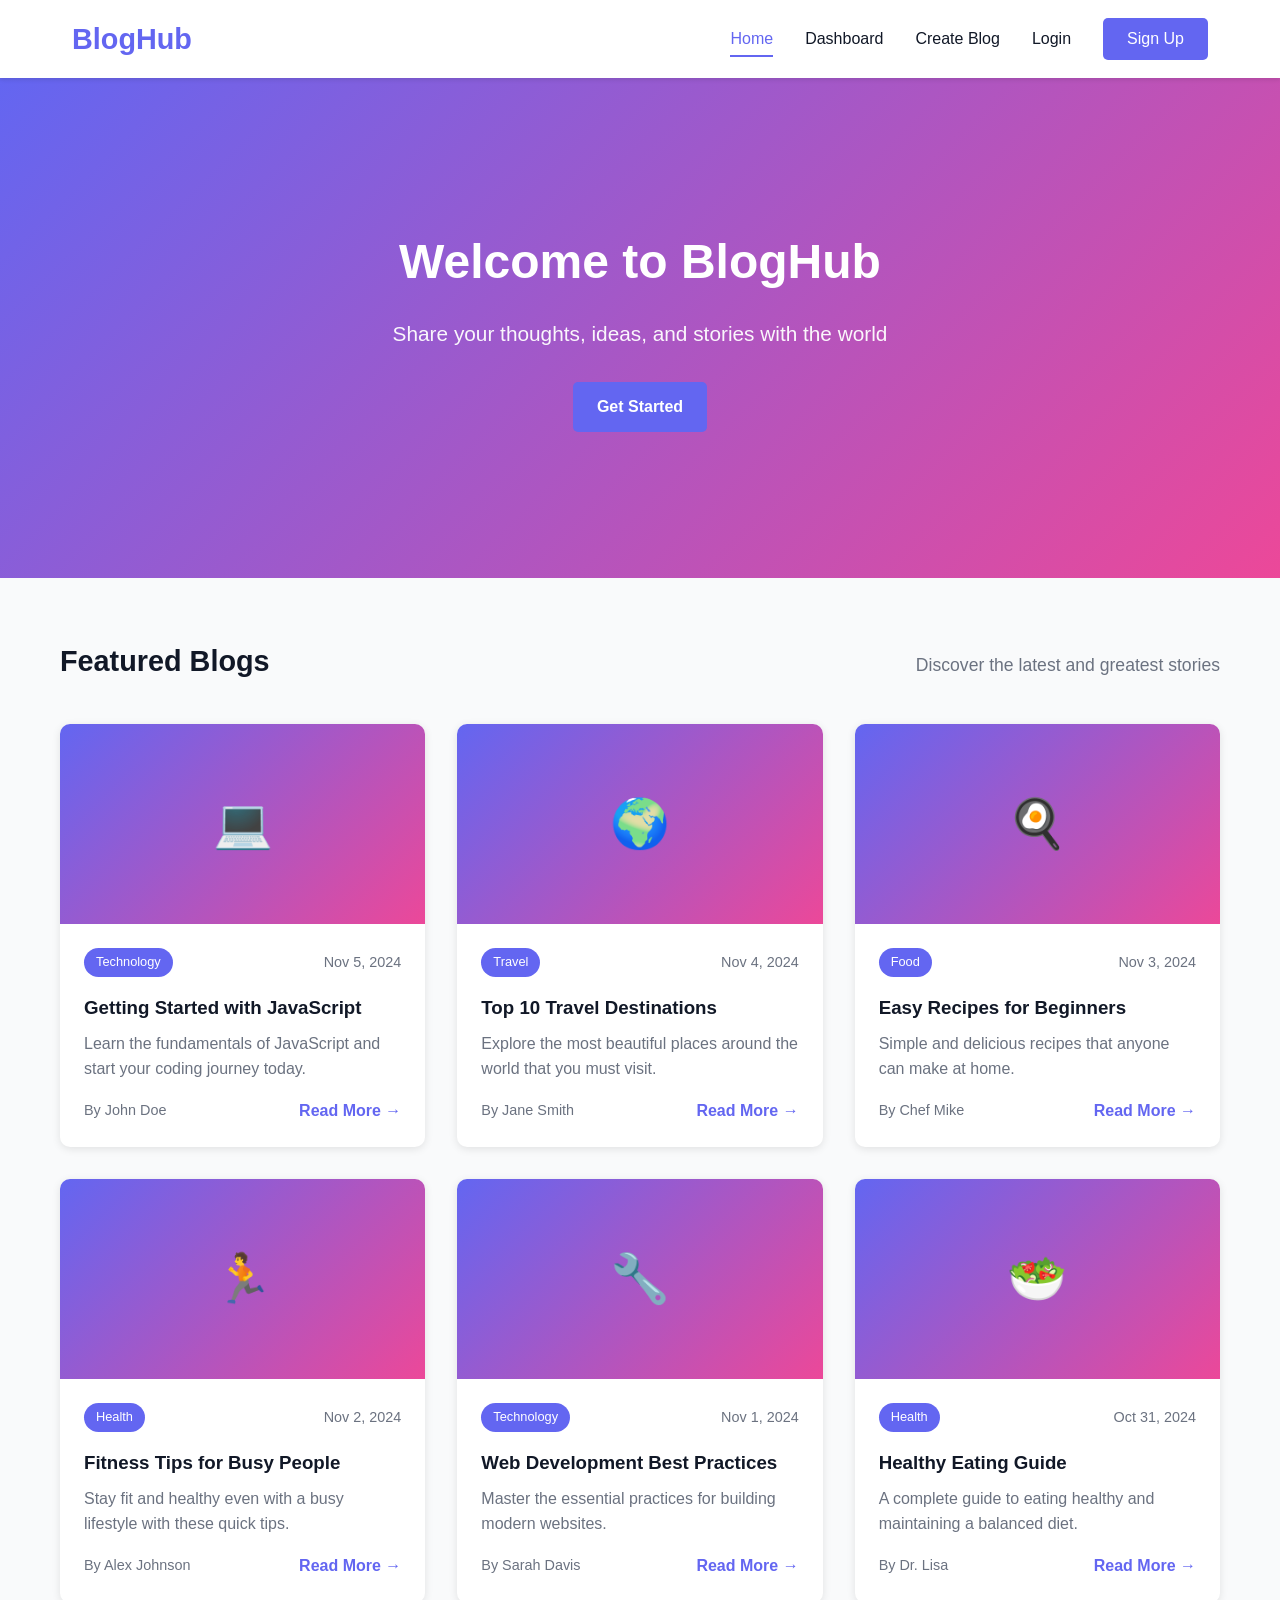
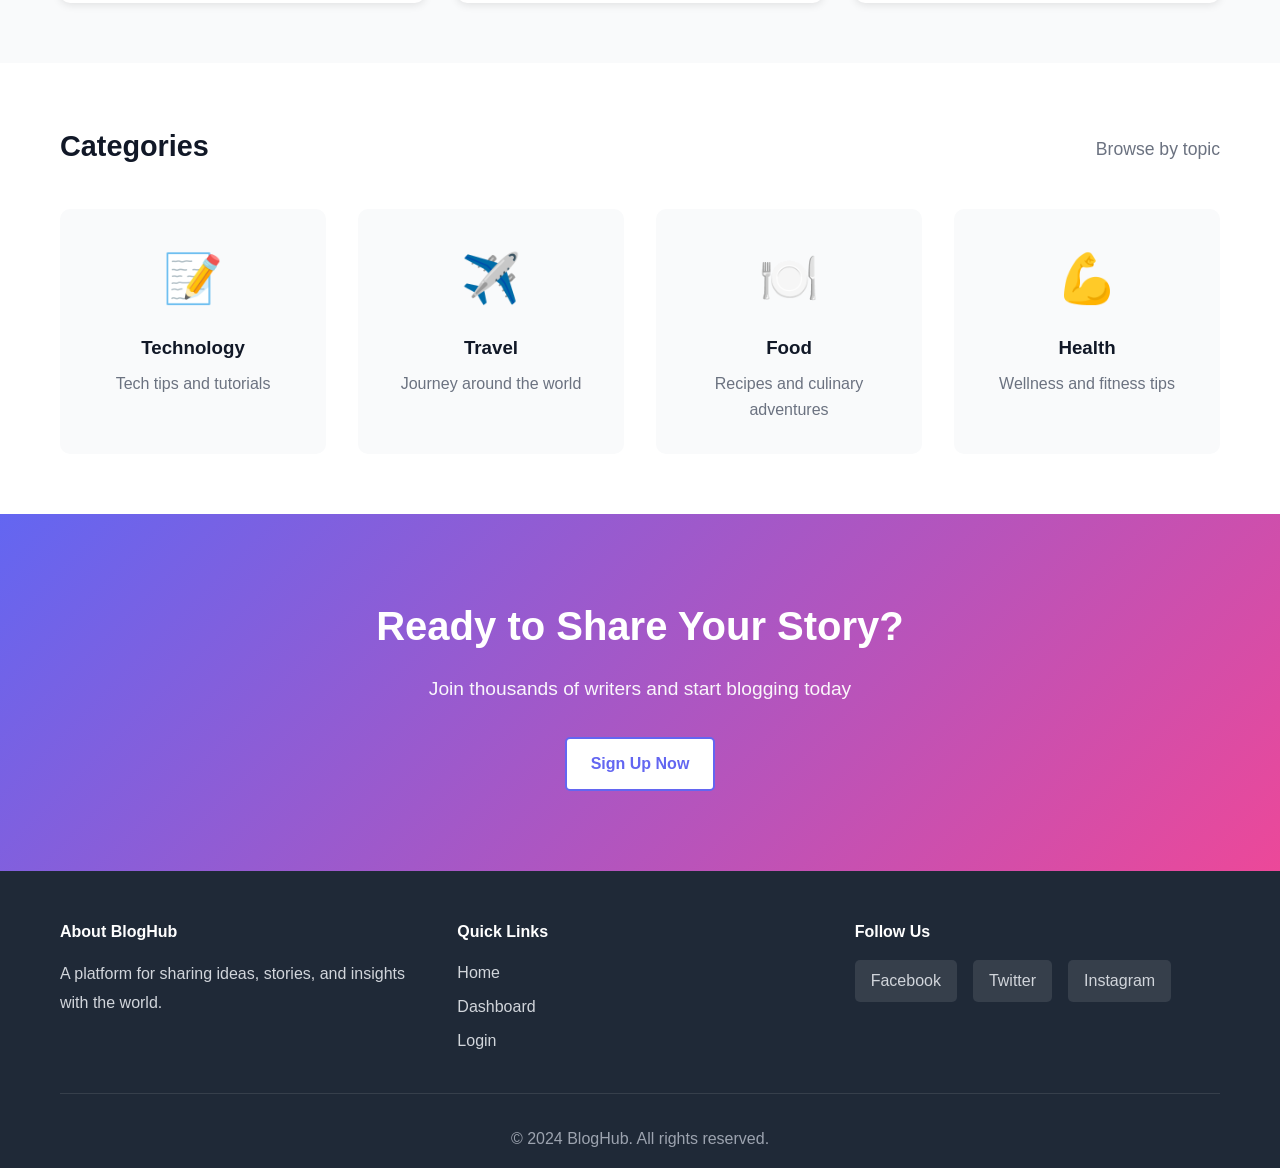
<file: index.html>
<!DOCTYPE html>
<html lang="en">
<head>
    <meta charset="UTF-8">
    <meta name="viewport" content="width=device-width, initial-scale=1.0">
    <title>BlogHub - Share Your Stories</title>
    <link rel="stylesheet" href="style.css">
</head>
<body>
    <!-- Navigation Bar -->
    <nav class="navbar">
        <div class="nav-container">
            <div class="logo">
                <h1>BlogHub</h1>
            </div>
            <div class="nav-menu" id="navMenu">
                <a href="index.html" class="nav-link active">Home</a>
                <a href="dashboard.html" class="nav-link">Dashboard</a>
                <a href="create-blog.html" class="nav-link">Create Blog</a>
                <a href="login.html" class="nav-link">Login</a>
                <a href="register.html" class="nav-link btn-signup">Sign Up</a>
            </div>
            <div class="hamburger" id="hamburger">
                <span></span>
                <span></span>
                <span></span>
            </div>
        </div>
    </nav>

    <!-- Hero Section -->
    <section class="hero">
        <div class="hero-content">
            <h2>Welcome to BlogHub</h2>
            <p>Share your thoughts, ideas, and stories with the world</p>
            <a href="register.html" class="btn btn-primary">Get Started</a>
        </div>
    </section>

    <!-- Featured Blogs Section -->
    <section class="featured-section">
        <div class="container">
            <div class="section-header">
                <h2>Featured Blogs</h2>
                <p>Discover the latest and greatest stories</p>
            </div>
            <div class="blogs-grid" id="blogsGrid">
                <!-- Blog cards will be dynamically loaded here -->
            </div>
        </div>
    </section>

    <!-- Categories Section -->
    <section class="categories-section">
        <div class="container">
            <div class="section-header">
                <h2>Categories</h2>
                <p>Browse by topic</p>
            </div>
            <div class="categories-grid" id="categoriesGrid">
                <div class="category-card">
                    <div class="category-icon">📝</div>
                    <h3>Technology</h3>
                    <p>Tech tips and tutorials</p>
                </div>
                <div class="category-card">
                    <div class="category-icon">✈️</div>
                    <h3>Travel</h3>
                    <p>Journey around the world</p>
                </div>
                <div class="category-card">
                    <div class="category-icon">🍽️</div>
                    <h3>Food</h3>
                    <p>Recipes and culinary adventures</p>
                </div>
                <div class="category-card">
                    <div class="category-icon">💪</div>
                    <h3>Health</h3>
                    <p>Wellness and fitness tips</p>
                </div>
            </div>
        </div>
    </section>

    <!-- Call to Action Section -->
    <section class="cta-section">
        <div class="container">
            <div class="cta-content">
                <h2>Ready to Share Your Story?</h2>
                <p>Join thousands of writers and start blogging today</p>
                <a href="register.html" class="btn btn-light">Sign Up Now</a>
            </div>
        </div>
    </section>

    <!-- Footer -->
    <footer class="footer">
        <div class="container">
            <div class="footer-content">
                <div class="footer-section">
                    <h4>About BlogHub</h4>
                    <p>A platform for sharing ideas, stories, and insights with the world.</p>
                </div>
                <div class="footer-section">
                    <h4>Quick Links</h4>
                    <ul>
                        <li><a href="index.html">Home</a></li>
                        <li><a href="dashboard.html">Dashboard</a></li>
                        <li><a href="login.html">Login</a></li>
                    </ul>
                </div>
                <div class="footer-section">
                    <h4>Follow Us</h4>
                    <div class="social-links">
                        <a href="#" class="social-link">Facebook</a>
                        <a href="#" class="social-link">Twitter</a>
                        <a href="#" class="social-link">Instagram</a>
                    </div>
                </div>
            </div>
            <div class="footer-bottom">
                <p>&copy; 2024 BlogHub. All rights reserved.</p>
            </div>
        </div>
    </footer>

    <script src="script.js"></script>
</body>
</html>
</file>
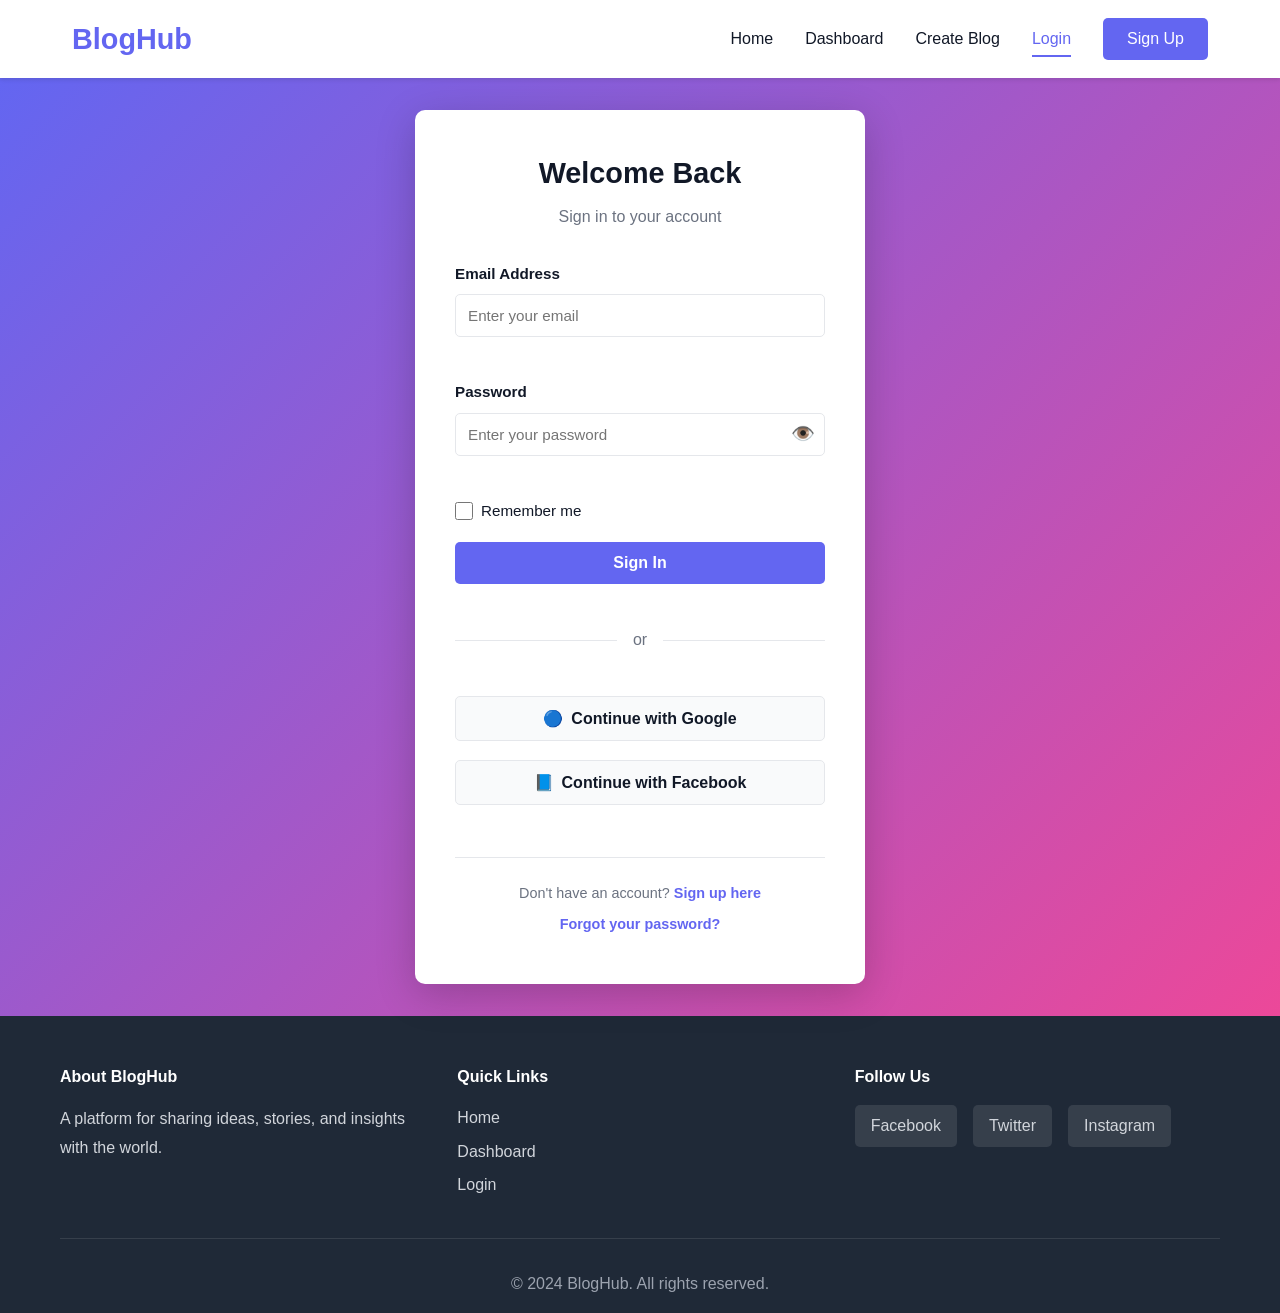
<file: create-blog.html>
<!DOCTYPE html>
<html lang="en">
<head>
    <meta charset="UTF-8">
    <meta name="viewport" content="width=device-width, initial-scale=1.0">
    <title>Create Blog - BlogHub</title>
    <link rel="stylesheet" href="style.css">
</head>
<body>
    <!-- Navigation Bar -->
    <nav class="navbar">
        <div class="nav-container">
            <div class="logo">
                <h1>BlogHub</h1>
            </div>
            <div class="nav-menu" id="navMenu">
                <a href="index.html" class="nav-link">Home</a>
                <a href="dashboard.html" class="nav-link">Dashboard</a>
                <a href="create-blog.html" class="nav-link active">Create Blog</a>
                <a href="login.html" class="nav-link">Login</a>
                <a href="register.html" class="nav-link btn-signup">Sign Up</a>
            </div>
            <div class="hamburger" id="hamburger">
                <span></span>
                <span></span>
                <span></span>
            </div>
        </div>
    </nav>

    <!-- Create Blog Section -->
    <section class="create-blog-section">
        <div class="container">
            <div class="create-blog-header">
                <h2>Create a New Blog Post</h2>
                <p>Share your story with the world</p>
            </div>

            <div class="create-blog-container">
                <!-- Editor -->
                <div class="blog-editor">
                    <form id="createBlogForm">
                        <!-- Title -->
                        <div class="form-group">
                            <label for="blogTitle">Blog Title</label>
                            <input 
                                type="text" 
                                id="blogTitle" 
                                name="title" 
                                placeholder="Enter an engaging title for your blog..." 
                                required
                            >
                            <span class="char-count"><span id="titleCount">0</span>/100</span>
                        </div>

                        <!-- Category and Read Time -->
                        <div class="form-row">
                            <div class="form-group">
                                <label for="blogCategory">Category</label>
                                <select id="blogCategory" name="category" required>
                                    <option value="">Select a category</option>
                                    <option value="Technology">Technology</option>
                                    <option value="Travel">Travel</option>
                                    <option value="Food">Food</option>
                                    <option value="Health">Health</option>
                                    <option value="Lifestyle">Lifestyle</option>
                                    <option value="Business">Business</option>
                                    <option value="Other">Other</option>
                                </select>
                            </div>

                            <div class="form-group">
                                <label for="blogTags">Tags (comma separated)</label>
                                <input 
                                    type="text" 
                                    id="blogTags" 
                                    name="tags" 
                                    placeholder="e.g., javascript, web development"
                                >
                            </div>
                        </div>

                        <!-- Featured Image -->
                        <div class="form-group">
                            <label for="blogImage">Featured Image</label>
                            <div class="image-upload">
                                <input 
                                    type="file" 
                                    id="blogImage" 
                                    name="image" 
                                    accept="image/*"
                                >
                                <div class="upload-area" id="uploadArea">
                                    <span>📸</span>
                                    <p>Drag and drop your image here or click to select</p>
                                </div>
                                <div id="imagePreview" class="image-preview"></div>
                            </div>
                        </div>

                        <!-- Excerpt -->
                        <div class="form-group">
                            <label for="blogExcerpt">Excerpt (Brief Summary)</label>
                            <textarea 
                                id="blogExcerpt" 
                                name="excerpt" 
                                rows="3" 
                                placeholder="Write a short summary of your blog post (150 characters)..." 
                                maxlength="150"
                            ></textarea>
                            <span class="char-count"><span id="excerptCount">0</span>/150</span>
                        </div>

                        <!-- Content -->
                        <div class="form-group">
                            <label for="blogContent">Blog Content</label>
                            <div class="editor-toolbar">
                                <button type="button" class="toolbar-btn" onclick="formatText('bold')">
                                    <strong>B</strong>
                                </button>
                                <button type="button" class="toolbar-btn" onclick="formatText('italic')">
                                    <em>I</em>
                                </button>
                                <button type="button" class="toolbar-btn" onclick="formatText('underline')">
                                    <u>U</u>
                                </button>
                                <span class="toolbar-divider"></span>
                                <button type="button" class="toolbar-btn" onclick="formatText('insertUnorderedList')">
                                    📝
                                </button>
                                <button type="button" class="toolbar-btn" onclick="formatText('insertOrderedList')">
                                    🔢
                                </button>
                                <button type="button" class="toolbar-btn" onclick="formatText('createLink')">
                                    🔗
                                </button>
                            </div>
                            <textarea 
                                id="blogContent" 
                                name="content" 
                                rows="15" 
                                placeholder="Write your blog post here... You can format your text using the toolbar above." 
                                required
                            ></textarea>
                            <span class="char-count"><span id="contentCount">0</span> characters</span>
                        </div>

                        <!-- Meta Description -->
                        <div class="form-group">
                            <label for="blogMeta">SEO Meta Description</label>
                            <textarea 
                                id="blogMeta" 
                                name="meta" 
                                rows="2" 
                                placeholder="Describe your blog for search engines (max 160 characters)..." 
                                maxlength="160"
                            ></textarea>
                            <span class="char-count"><span id="metaCount">0</span>/160</span>
                        </div>

                        <!-- Form Actions -->
                        <div class="form-actions">
                            <button type="button" class="btn btn-secondary" id="saveDraftBtn">
                                💾 Save as Draft
                            </button>
                            <button type="button" class="btn btn-secondary" id="previewBtn">
                                👁️ Preview
                            </button>
                            <button type="submit" class="btn btn-primary" id="publishBtn">
                                ✅ Publish Blog
                            </button>
                        </div>
                    </form>
                </div>

                <!-- Sidebar Preview -->
                <aside class="blog-preview-sidebar">
                    <div class="preview-card">
                        <h3>Preview</h3>
                        
                        <div class="preview-section">
                            <div class="preview-image">📸</div>
                            <h4 id="previewTitle">Your title will appear here</h4>
                            <p id="previewExcerpt" class="preview-excerpt">Your excerpt will appear here</p>
                            <div class="preview-meta">
                                <span id="previewCategory" class="badge">Category</span>
                                <span id="previewReadTime" class="badge">0 min read</span>
                            </div>
                        </div>

                        <hr>

                        <div class="preview-section">
                            <h4>Content Preview</h4>
                            <div id="contentPreview" class="content-preview">
                                Start typing to see your content preview here...
                            </div>
                        </div>

                        <hr>

                        <div class="preview-section">
                            <h4>Reading Time</h4>
                            <p id="readingTime">Estimated reading time: 0 minutes</p>
                        </div>
                    </div>

                    <div class="tips-card">
                        <h3>💡 Tips for Great Blogs</h3>
                        <ul>
                            <li>Write a compelling title (50-60 characters)</li>
                            <li>Create a clear, engaging excerpt</li>
                            <li>Break your content into sections</li>
                            <li>Use short paragraphs and lists</li>
                            <li>Proofread before publishing</li>
                            <li>Use relevant tags for better visibility</li>
                        </ul>
                    </div>
                </aside>
            </div>
        </div>
    </section>

    <!-- Preview Modal -->
    <div id="previewModal" class="modal">
        <div class="modal-content">
            <div class="modal-header">
                <h2>Blog Preview</h2>
                <span class="close-modal" onclick="closePreviewModal()">&times;</span>
            </div>
            <div class="modal-body" id="previewModalBody">
                <!-- Preview content will be inserted here -->
            </div>
            <div class="modal-footer">
                <button class="btn btn-secondary" onclick="closePreviewModal()">Close</button>
                <button class="btn btn-primary">Publish Blog</button>
            </div>
        </div>
    </div>

    <!-- Footer -->
    <footer class="footer">
        <div class="container">
            <div class="footer-bottom">
                <p>&copy; 2024 BlogHub. All rights reserved.</p>
            </div>
        </div>
    </footer>

    <script src="script.js"></script>
    <script src="create-blog.js"></script>
</body>
</html>
</file>
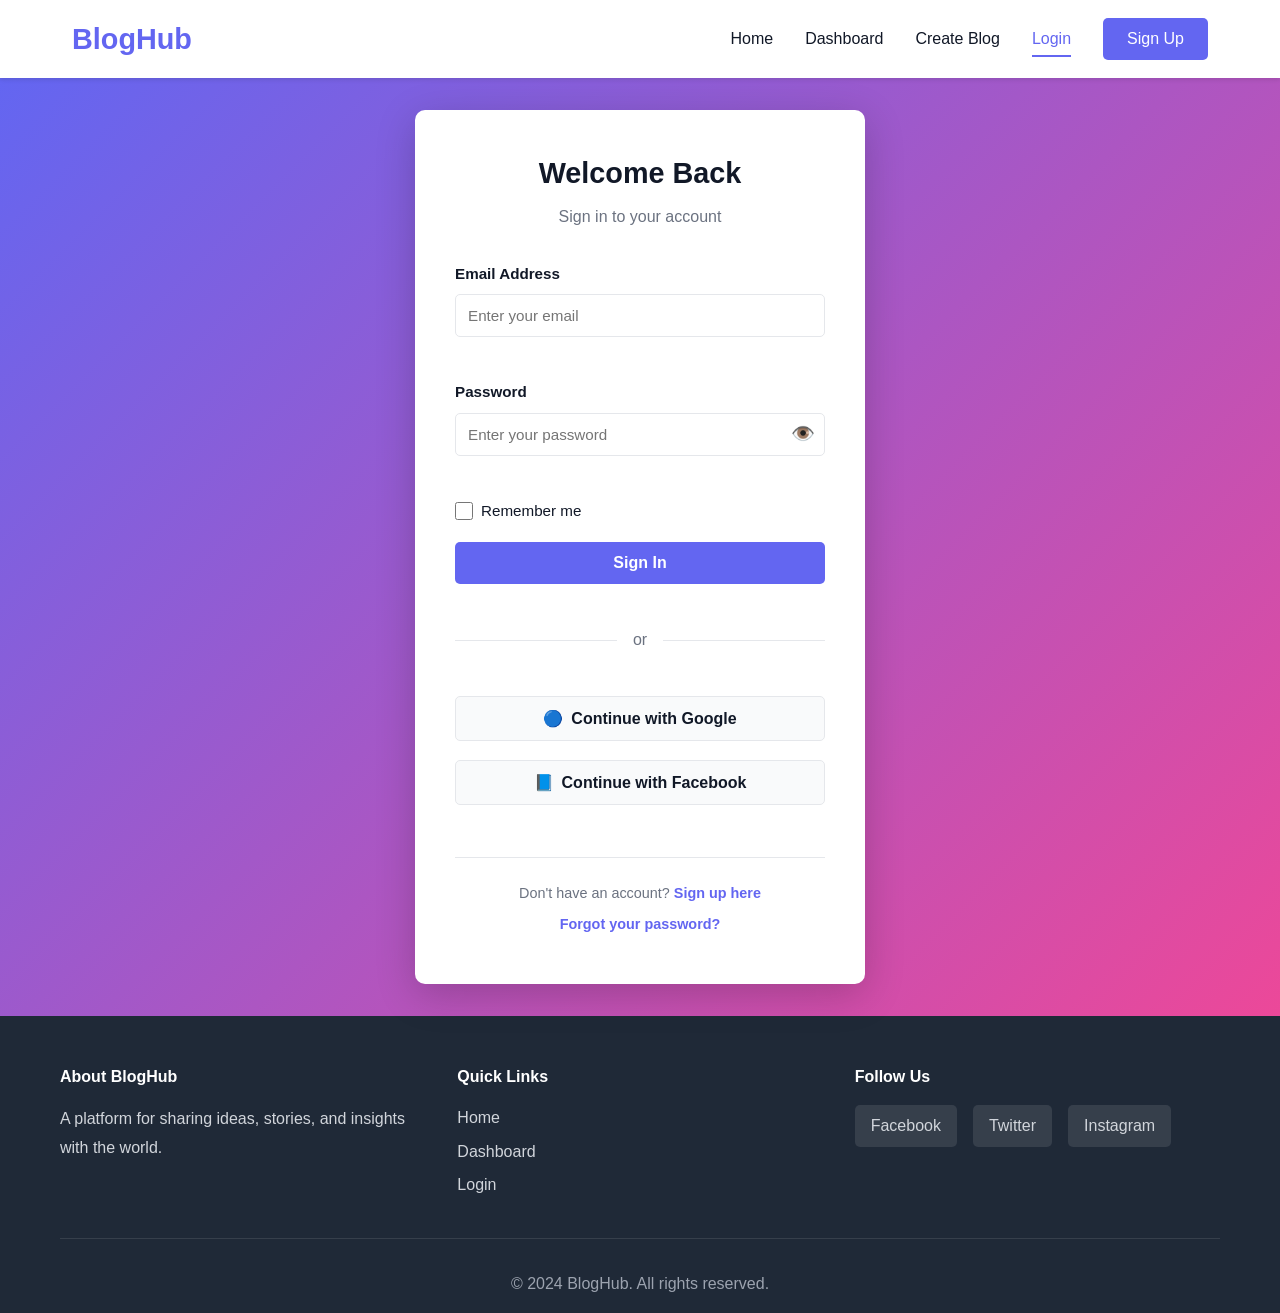
<file: dashboard.html>
<!DOCTYPE html>
<html lang="en">
<head>
    <meta charset="UTF-8">
    <meta name="viewport" content="width=device-width, initial-scale=1.0">
    <title>Dashboard - BlogHub</title>
    <link rel="stylesheet" href="style.css">
</head>
<body>
    <!-- Navigation Bar -->
    <nav class="navbar">
        <div class="nav-container">
            <div class="logo">
                <h1>BlogHub</h1>
            </div>
            <div class="nav-menu" id="navMenu">
                <a href="index.html" class="nav-link">Home</a>
                <a href="dashboard.html" class="nav-link active">Dashboard</a>
                <a href="create-blog.html" class="nav-link">Create Blog</a>
                <a href="login.html" class="nav-link">Login</a>
                <a href="register.html" class="nav-link btn-signup">Sign Up</a>
            </div>
            <div class="hamburger" id="hamburger">
                <span></span>
                <span></span>
                <span></span>
            </div>
        </div>
    </nav>

    <!-- Dashboard Container -->
    <div class="dashboard-container">
        <!-- Sidebar -->
        <aside class="sidebar">
            <div class="user-profile">
                <div class="avatar">👤</div>
                <h3 id="userName">John Doe</h3>
                <p id="userEmail">john@example.com</p>
            </div>

            <nav class="sidebar-menu">
                <a href="#" class="sidebar-link active" data-section="my-blogs">
                    <span>📝</span> My Blogs
                </a>
                <a href="#" class="sidebar-link" data-section="drafts">
                    <span>💾</span> Drafts
                </a>
                <a href="#" class="sidebar-link" data-section="published">
                    <span>✅</span> Published
                </a>
                <a href="#" class="sidebar-link" data-section="analytics">
                    <span>📊</span> Analytics
                </a>
                <a href="#" class="sidebar-link" data-section="settings">
                    <span>⚙️</span> Settings
                </a>
            </nav>

            <a href="#" class="btn btn-primary btn-block" style="margin-top: 2rem;">
                <span>✏️</span> New Blog
            </a>

            <button onclick="logout()" class="logout-btn">Logout</button>
        </aside>

        <!-- Main Content -->
        <main class="dashboard-main">
            <!-- My Blogs Section -->
            <section id="my-blogs-section" class="dashboard-section active">
                <div class="section-header">
                    <h2>My Blogs</h2>
                    <a href="create-blog.html" class="btn btn-primary">Create New Blog</a>
                </div>

                <div class="blogs-table-container">
                    <table class="blogs-table">
                        <thead>
                            <tr>
                                <th>Title</th>
                                <th>Category</th>
                                <th>Status</th>
                                <th>Views</th>
                                <th>Date</th>
                                <th>Actions</th>
                            </tr>
                        </thead>
                        <tbody id="blogsTableBody">
                            <!-- Blog rows will be loaded here -->
                        </tbody>
                    </table>
                </div>
            </section>

            <!-- Drafts Section -->
            <section id="drafts-section" class="dashboard-section">
                <div class="section-header">
                    <h2>Drafts</h2>
                </div>
                <div class="drafts-grid" id="draftsGrid">
                    <!-- Draft cards will be loaded here -->
                </div>
            </section>

            <!-- Published Section -->
            <section id="published-section" class="dashboard-section">
                <div class="section-header">
                    <h2>Published Blogs</h2>
                </div>
                <div class="published-grid" id="publishedGrid">
                    <!-- Published blogs will be loaded here -->
                </div>
            </section>

            <!-- Analytics Section -->
            <section id="analytics-section" class="dashboard-section">
                <div class="section-header">
                    <h2>Analytics</h2>
                </div>

                <div class="analytics-cards">
                    <div class="analytics-card">
                        <div class="analytics-icon">👁️</div>
                        <div class="analytics-content">
                            <h4>Total Views</h4>
                            <p class="analytics-number" id="totalViews">2,547</p>
                        </div>
                    </div>

                    <div class="analytics-card">
                        <div class="analytics-icon">❤️</div>
                        <div class="analytics-content">
                            <h4>Total Likes</h4>
                            <p class="analytics-number" id="totalLikes">342</p>
                        </div>
                    </div>

                    <div class="analytics-card">
                        <div class="analytics-icon">💬</div>
                        <div class="analytics-content">
                            <h4>Comments</h4>
                            <p class="analytics-number" id="totalComments">89</p>
                        </div>
                    </div>

                    <div class="analytics-card">
                        <div class="analytics-icon">📚</div>
                        <div class="analytics-content">
                            <h4>Total Blogs</h4>
                            <p class="analytics-number" id="totalBlogs">12</p>
                        </div>
                    </div>
                </div>

                <div class="analytics-chart">
                    <h3>Views Over Time</h3>
                    <div class="chart-placeholder">
                        <p>📊 Chart visualization will go here</p>
                    </div>
                </div>
            </section>

            <!-- Settings Section -->
            <section id="settings-section" class="dashboard-section">
                <div class="section-header">
                    <h2>Account Settings</h2>
                </div>

                <div class="settings-form">
                    <form id="settingsForm">
                        <div class="form-group">
                            <label for="settingsName">Full Name</label>
                            <input 
                                type="text" 
                                id="settingsName" 
                                value="John Doe" 
                                required
                            >
                        </div>

                        <div class="form-group">
                            <label for="settingsEmail">Email Address</label>
                            <input 
                                type="email" 
                                id="settingsEmail" 
                                value="john@example.com" 
                                required
                            >
                        </div>

                        <div class="form-group">
                            <label for="settingsBio">Bio</label>
                            <textarea 
                                id="settingsBio" 
                                rows="4" 
                                placeholder="Tell us about yourself..."
                            ></textarea>
                        </div>

                        <div class="form-group">
                            <label for="settingsCategory">Favorite Category</label>
                            <select id="settingsCategory">
                                <option>Technology</option>
                                <option>Travel</option>
                                <option>Food</option>
                                <option>Health</option>
                                <option>Other</option>
                            </select>
                        </div>

                        <div class="form-group">
                            <label for="currentPassword">Current Password</label>
                            <input 
                                type="password" 
                                id="currentPassword" 
                                placeholder="Enter your current password"
                            >
                        </div>

                        <div class="form-group">
                            <label for="newPassword">New Password</label>
                            <input 
                                type="password" 
                                id="newPassword" 
                                placeholder="Leave blank to keep current"
                            >
                        </div>

                        <button type="submit" class="btn btn-primary">Save Changes</button>
                    </form>
                </div>
            </section>
        </main>
    </div>

    <!-- Footer -->
    <footer class="footer">
        <div class="container">
            <div class="footer-bottom">
                <p>&copy; 2024 BlogHub. All rights reserved.</p>
            </div>
        </div>
    </footer>

    <script src="script.js"></script>
    <script src="dashboard.js"></script>
</body>
</html>
</file>
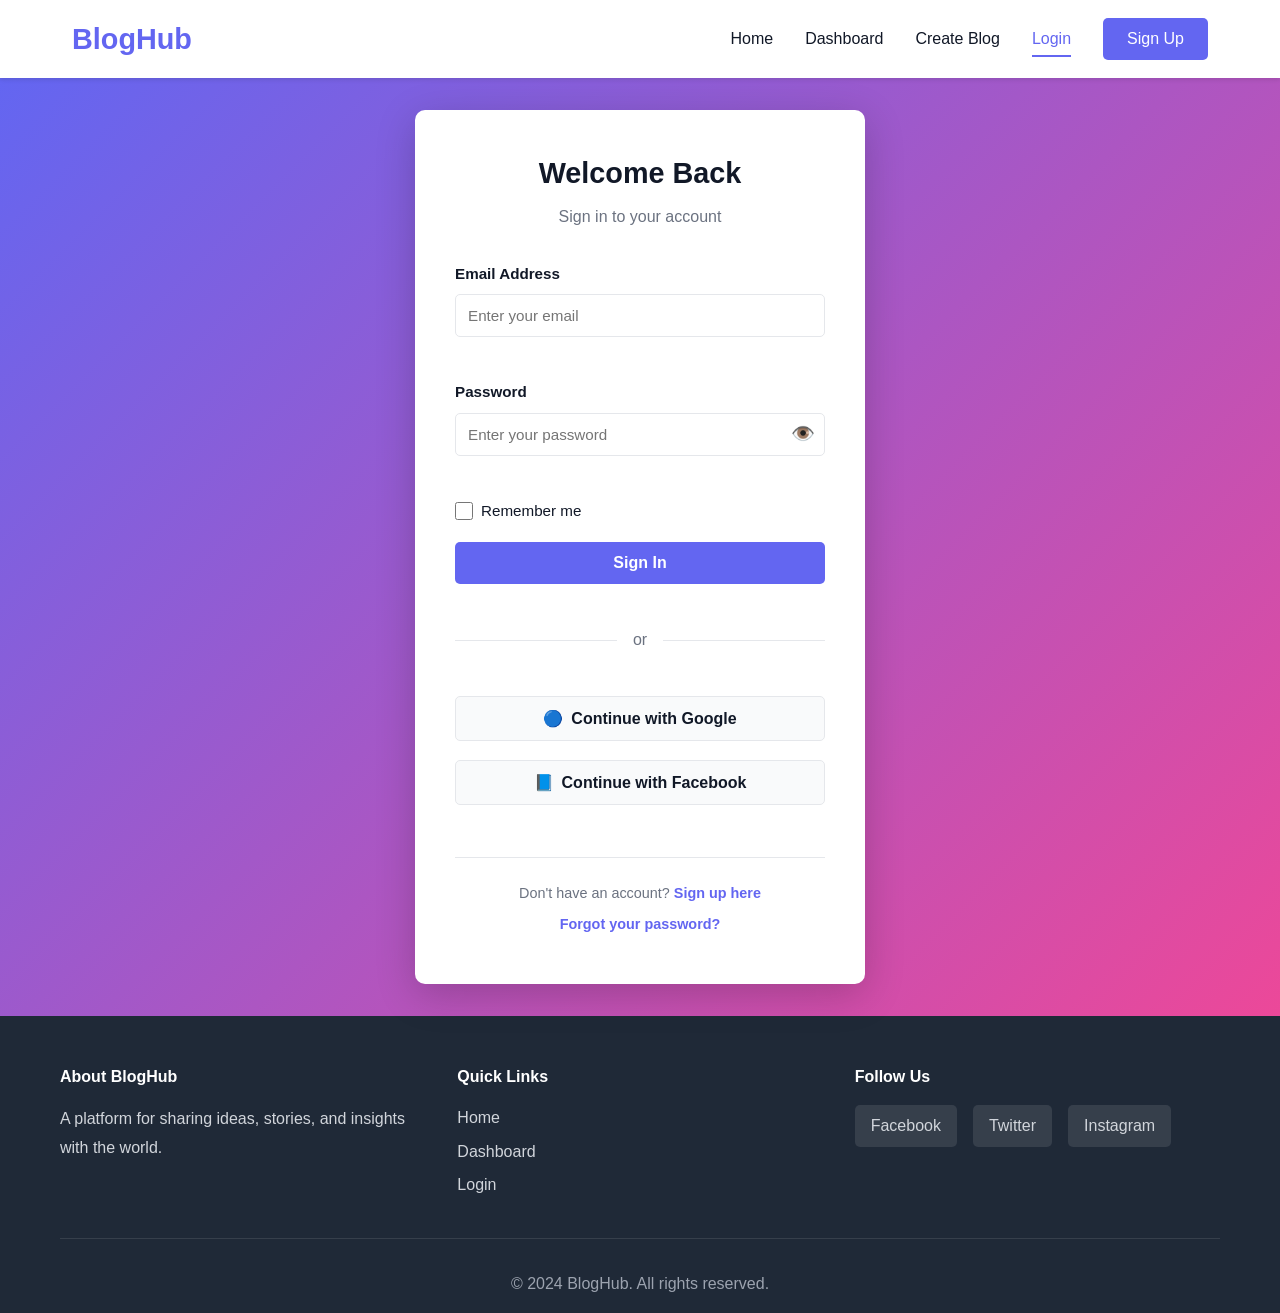
<file: login.html>
<!DOCTYPE html>
<html lang="en">
<head>
    <meta charset="UTF-8">
    <meta name="viewport" content="width=device-width, initial-scale=1.0">
    <title>Login - BlogHub</title>
    <link rel="stylesheet" href="style.css">
</head>
<body>
    <!-- Navigation Bar -->
    <nav class="navbar">
        <div class="nav-container">
            <div class="logo">
                <h1>BlogHub</h1>
            </div>
            <div class="nav-menu" id="navMenu">
                <a href="index.html" class="nav-link">Home</a>
                <a href="dashboard.html" class="nav-link">Dashboard</a>
                <a href="create-blog.html" class="nav-link">Create Blog</a>
                <a href="login.html" class="nav-link active">Login</a>
                <a href="register.html" class="nav-link btn-signup">Sign Up</a>
            </div>
            <div class="hamburger" id="hamburger">
                <span></span>
                <span></span>
                <span></span>
            </div>
        </div>
    </nav>

    <!-- Login Section -->
    <section class="auth-section">
        <div class="auth-container">
            <div class="auth-card">
                <div class="auth-header">
                    <h2>Welcome Back</h2>
                    <p>Sign in to your account</p>
                </div>

                <form id="loginForm" class="auth-form">
                    <div class="form-group">
                        <label for="email">Email Address</label>
                        <input 
                            type="email" 
                            id="email" 
                            name="email" 
                            placeholder="Enter your email" 
                            required
                        >
                        <span class="error" id="emailError"></span>
                    </div>

                    <div class="form-group">
                        <label for="password">Password</label>
                        <div class="password-input">
                            <input 
                                type="password" 
                                id="password" 
                                name="password" 
                                placeholder="Enter your password" 
                                required
                            >
                            <span class="toggle-password" id="togglePassword">👁️</span>
                        </div>
                        <span class="error" id="passwordError"></span>
                    </div>

                    <div class="form-group checkbox">
                        <input 
                            type="checkbox" 
                            id="remember" 
                            name="remember"
                        >
                        <label for="remember">Remember me</label>
                    </div>

                    <button type="submit" class="btn btn-primary btn-block">Sign In</button>

                    <div class="auth-divider">
                        <span>or</span>
                    </div>

                    <button type="button" class="btn btn-social">
                        <span>🔵</span> Continue with Google
                    </button>
                    <button type="button" class="btn btn-social">
                        <span>📘</span> Continue with Facebook
                    </button>

                    <div class="auth-footer">
                        <p>Don't have an account? <a href="register.html">Sign up here</a></p>
                        <p><a href="#" class="forgot-link">Forgot your password?</a></p>
                    </div>
                </form>

                <div class="success-message" id="successMessage"></div>
            </div>
        </div>
    </section>

    <!-- Footer -->
    <footer class="footer">
        <div class="container">
            <div class="footer-content">
                <div class="footer-section">
                    <h4>About BlogHub</h4>
                    <p>A platform for sharing ideas, stories, and insights with the world.</p>
                </div>
                <div class="footer-section">
                    <h4>Quick Links</h4>
                    <ul>
                        <li><a href="index.html">Home</a></li>
                        <li><a href="dashboard.html">Dashboard</a></li>
                        <li><a href="login.html">Login</a></li>
                    </ul>
                </div>
                <div class="footer-section">
                    <h4>Follow Us</h4>
                    <div class="social-links">
                        <a href="#" class="social-link">Facebook</a>
                        <a href="#" class="social-link">Twitter</a>
                        <a href="#" class="social-link">Instagram</a>
                    </div>
                </div>
            </div>
            <div class="footer-bottom">
                <p>&copy; 2024 BlogHub. All rights reserved.</p>
            </div>
        </div>
    </footer>

    <script src="script.js"></script>
    <script src="auth.js"></script>
</body>
</html>
</file>
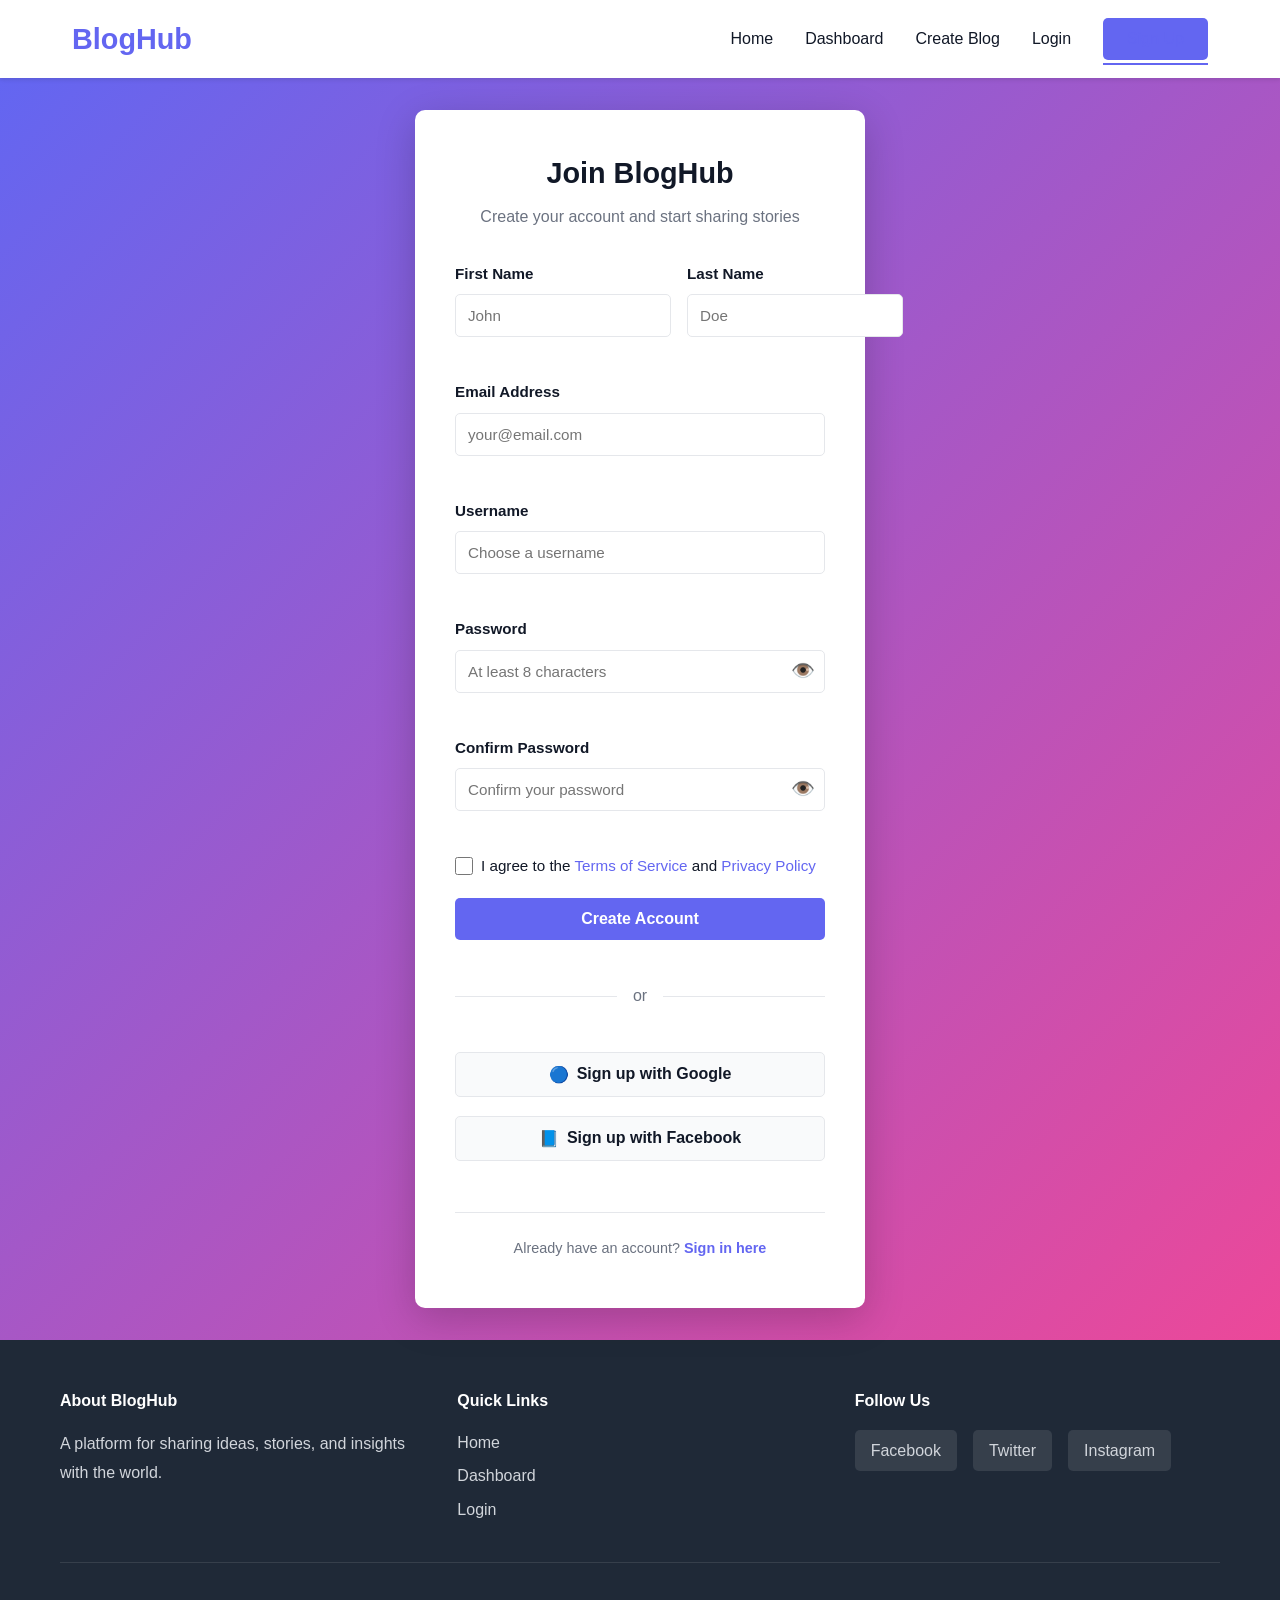
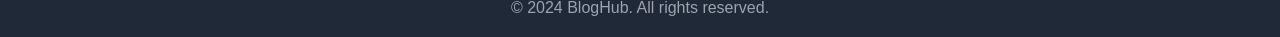
<file: register.html>
<!DOCTYPE html>
<html lang="en">
<head>
    <meta charset="UTF-8">
    <meta name="viewport" content="width=device-width, initial-scale=1.0">
    <title>Register - BlogHub</title>
    <link rel="stylesheet" href="style.css">
</head>
<body>
    <!-- Navigation Bar -->
    <nav class="navbar">
        <div class="nav-container">
            <div class="logo">
                <h1>BlogHub</h1>
            </div>
            <div class="nav-menu" id="navMenu">
                <a href="index.html" class="nav-link">Home</a>
                <a href="dashboard.html" class="nav-link">Dashboard</a>
                <a href="create-blog.html" class="nav-link">Create Blog</a>
                <a href="login.html" class="nav-link">Login</a>
                <a href="register.html" class="nav-link btn-signup active">Sign Up</a>
            </div>
            <div class="hamburger" id="hamburger">
                <span></span>
                <span></span>
                <span></span>
            </div>
        </div>
    </nav>

    <!-- Register Section -->
    <section class="auth-section">
        <div class="auth-container">
            <div class="auth-card">
                <div class="auth-header">
                    <h2>Join BlogHub</h2>
                    <p>Create your account and start sharing stories</p>
                </div>

                <form id="registerForm" class="auth-form">
                    <div class="form-row">
                        <div class="form-group">
                            <label for="firstName">First Name</label>
                            <input 
                                type="text" 
                                id="firstName" 
                                name="firstName" 
                                placeholder="John" 
                                required
                            >
                            <span class="error" id="firstNameError"></span>
                        </div>

                        <div class="form-group">
                            <label for="lastName">Last Name</label>
                            <input 
                                type="text" 
                                id="lastName" 
                                name="lastName" 
                                placeholder="Doe" 
                                required
                            >
                            <span class="error" id="lastNameError"></span>
                        </div>
                    </div>

                    <div class="form-group">
                        <label for="regEmail">Email Address</label>
                        <input 
                            type="email" 
                            id="regEmail" 
                            name="email" 
                            placeholder="your@email.com" 
                            required
                        >
                        <span class="error" id="regEmailError"></span>
                    </div>

                    <div class="form-group">
                        <label for="username">Username</label>
                        <input 
                            type="text" 
                            id="username" 
                            name="username" 
                            placeholder="Choose a username" 
                            required
                        >
                        <span class="error" id="usernameError"></span>
                    </div>

                    <div class="form-group">
                        <label for="regPassword">Password</label>
                        <div class="password-input">
                            <input 
                                type="password" 
                                id="regPassword" 
                                name="password" 
                                placeholder="At least 8 characters" 
                                required
                            >
                            <span class="toggle-password" id="toggleRegPassword">👁️</span>
                        </div>
                        <span class="error" id="regPasswordError"></span>
                        <div class="password-strength" id="passwordStrength"></div>
                    </div>

                    <div class="form-group">
                        <label for="confirmPassword">Confirm Password</label>
                        <div class="password-input">
                            <input 
                                type="password" 
                                id="confirmPassword" 
                                name="confirmPassword" 
                                placeholder="Confirm your password" 
                                required
                            >
                            <span class="toggle-password" id="toggleConfirmPassword">👁️</span>
                        </div>
                        <span class="error" id="confirmPasswordError"></span>
                    </div>

                    <div class="form-group checkbox">
                        <input 
                            type="checkbox" 
                            id="terms" 
                            name="terms" 
                            required
                        >
                        <label for="terms">I agree to the <a href="#">Terms of Service</a> and <a href="#">Privacy Policy</a></label>
                        <span class="error" id="termsError"></span>
                    </div>

                    <button type="submit" class="btn btn-primary btn-block">Create Account</button>

                    <div class="auth-divider">
                        <span>or</span>
                    </div>

                    <button type="button" class="btn btn-social">
                        <span>🔵</span> Sign up with Google
                    </button>
                    <button type="button" class="btn btn-social">
                        <span>📘</span> Sign up with Facebook
                    </button>

                    <div class="auth-footer">
                        <p>Already have an account? <a href="login.html">Sign in here</a></p>
                    </div>
                </form>

                <div class="success-message" id="successMessage"></div>
            </div>
        </div>
    </section>

    <!-- Footer -->
    <footer class="footer">
        <div class="container">
            <div class="footer-content">
                <div class="footer-section">
                    <h4>About BlogHub</h4>
                    <p>A platform for sharing ideas, stories, and insights with the world.</p>
                </div>
                <div class="footer-section">
                    <h4>Quick Links</h4>
                    <ul>
                        <li><a href="index.html">Home</a></li>
                        <li><a href="dashboard.html">Dashboard</a></li>
                        <li><a href="login.html">Login</a></li>
                    </ul>
                </div>
                <div class="footer-section">
                    <h4>Follow Us</h4>
                    <div class="social-links">
                        <a href="#" class="social-link">Facebook</a>
                        <a href="#" class="social-link">Twitter</a>
                        <a href="#" class="social-link">Instagram</a>
                    </div>
                </div>
            </div>
            <div class="footer-bottom">
                <p>&copy; 2024 BlogHub. All rights reserved.</p>
            </div>
        </div>
    </footer>

    <script src="script.js"></script>
    <script src="auth.js"></script>
</body>
</html>
</file>
<file: style.css>
/* ==================== Global Styles ==================== */
* {
    margin: 0;
    padding: 0;
    box-sizing: border-box;
}

:root {
    --primary-color: #6366f1;
    --secondary-color: #ec4899;
    --dark-bg: #1f2937;
    --light-bg: #f9fafb;
    --text-dark: #111827;
    --text-light: #6b7280;
    --border-color: #e5e7eb;
    --success-color: #10b981;
    --error-color: #ef4444;
}

html {
    scroll-behavior: smooth;
}

body {
    font-family: 'Segoe UI', Tahoma, Geneva, Verdana, sans-serif;
    line-height: 1.6;
    color: var(--text-dark);
    background-color: #fff;
}

.container {
    max-width: 1200px;
    margin: 0 auto;
    padding: 0 20px;
}

/* ==================== Navigation Bar ==================== */
.navbar {
    background-color: #fff;
    box-shadow: 0 2px 4px rgba(0, 0, 0, 0.1);
    position: sticky;
    top: 0;
    z-index: 100;
}

.nav-container {
    display: flex;
    justify-content: space-between;
    align-items: center;
    padding: 1rem 2rem;
    max-width: 1200px;
    margin: 0 auto;
}

.logo h1 {
    color: var(--primary-color);
    font-size: 1.8rem;
    cursor: pointer;
}

.nav-menu {
    display: flex;
    gap: 2rem;
    align-items: center;
}

.nav-link {
    text-decoration: none;
    color: var(--text-dark);
    font-weight: 500;
    transition: color 0.3s;
    position: relative;
}

.nav-link:hover,
.nav-link.active {
    color: var(--primary-color);
}

.nav-link.active::after {
    content: '';
    position: absolute;
    bottom: -5px;
    left: 0;
    width: 100%;
    height: 2px;
    background-color: var(--primary-color);
}

.btn-signup {
    background-color: var(--primary-color);
    color: white;
    padding: 0.5rem 1.5rem;
    border-radius: 5px;
    transition: background-color 0.3s;
}

.btn-signup:hover {
    background-color: #4f46e5;
    color: white;
}

.hamburger {
    display: none;
    flex-direction: column;
    cursor: pointer;
}

.hamburger span {
    width: 25px;
    height: 3px;
    background-color: var(--text-dark);
    margin: 5px 0;
    transition: 0.3s;
}

/* ==================== Buttons ==================== */
.btn {
    display: inline-block;
    padding: 0.75rem 1.5rem;
    border-radius: 5px;
    text-decoration: none;
    font-weight: 600;
    transition: all 0.3s;
    border: none;
    cursor: pointer;
    font-size: 1rem;
}

.btn-primary {
    background-color: var(--primary-color);
    color: white;
}

.btn-primary:hover {
    background-color: #4f46e5;
    transform: translateY(-2px);
    box-shadow: 0 4px 12px rgba(99, 102, 241, 0.4);
}

.btn-light {
    background-color: white;
    color: var(--primary-color);
    border: 2px solid var(--primary-color);
}

.btn-light:hover {
    background-color: var(--primary-color);
    color: white;
}

/* ==================== Hero Section ==================== */
.hero {
    background: linear-gradient(135deg, var(--primary-color) 0%, var(--secondary-color) 100%);
    color: white;
    padding: 100px 20px;
    text-align: center;
    min-height: 500px;
    display: flex;
    align-items: center;
    justify-content: center;
}

.hero-content {
    max-width: 600px;
}

.hero-content h2 {
    font-size: 3rem;
    margin-bottom: 1rem;
}

.hero-content p {
    font-size: 1.3rem;
    margin-bottom: 2rem;
    opacity: 0.95;
}

/* ==================== Featured Section ==================== */
.featured-section {
    padding: 60px 20px;
    background-color: var(--light-bg);
}

.section-header {
    text-align: center;
    margin-bottom: 3rem;
}

.section-header h2 {
    font-size: 2.5rem;
    margin-bottom: 0.5rem;
    color: var(--text-dark);
}

.section-header p {
    font-size: 1.1rem;
    color: var(--text-light);
}

.blogs-grid {
    display: grid;
    grid-template-columns: repeat(auto-fill, minmax(300px, 1fr));
    gap: 2rem;
}

.blog-card {
    background: white;
    border-radius: 10px;
    overflow: hidden;
    box-shadow: 0 2px 8px rgba(0, 0, 0, 0.1);
    transition: transform 0.3s, box-shadow 0.3s;
    cursor: pointer;
}

.blog-card:hover {
    transform: translateY(-5px);
    box-shadow: 0 8px 16px rgba(0, 0, 0, 0.15);
}

.blog-card-image {
    width: 100%;
    height: 200px;
    background: linear-gradient(135deg, var(--primary-color), var(--secondary-color));
    display: flex;
    align-items: center;
    justify-content: center;
    font-size: 3rem;
}

.blog-card-content {
    padding: 1.5rem;
}

.blog-card-content h3 {
    margin-bottom: 0.5rem;
    color: var(--text-dark);
}

.blog-card-meta {
    display: flex;
    justify-content: space-between;
    align-items: center;
    font-size: 0.9rem;
    color: var(--text-light);
    margin-bottom: 1rem;
}

.blog-card-excerpt {
    color: var(--text-light);
    margin-bottom: 1rem;
}

.blog-card-footer {
    display: flex;
    justify-content: space-between;
    align-items: center;
}

.read-more {
    color: var(--primary-color);
    text-decoration: none;
    font-weight: 600;
}

.read-more:hover {
    text-decoration: underline;
}

.blog-category {
    display: inline-block;
    background-color: var(--primary-color);
    color: white;
    padding: 0.25rem 0.75rem;
    border-radius: 20px;
    font-size: 0.8rem;
}

/* ==================== Categories Section ==================== */
.categories-section {
    padding: 60px 20px;
    background-color: white;
}

.categories-grid {
    display: grid;
    grid-template-columns: repeat(auto-fit, minmax(250px, 1fr));
    gap: 2rem;
}

.category-card {
    text-align: center;
    padding: 2rem;
    border-radius: 10px;
    background-color: var(--light-bg);
    transition: transform 0.3s, box-shadow 0.3s;
}

.category-card:hover {
    transform: translateY(-5px);
    box-shadow: 0 8px 16px rgba(0, 0, 0, 0.1);
}

.category-icon {
    font-size: 3rem;
    margin-bottom: 1rem;
}

.category-card h3 {
    margin-bottom: 0.5rem;
    color: var(--text-dark);
}

.category-card p {
    color: var(--text-light);
}

/* ==================== CTA Section ==================== */
.cta-section {
    background: linear-gradient(135deg, var(--primary-color) 0%, var(--secondary-color) 100%);
    color: white;
    padding: 80px 20px;
    text-align: center;
}

.cta-content h2 {
    font-size: 2.5rem;
    margin-bottom: 1rem;
}

.cta-content p {
    font-size: 1.2rem;
    margin-bottom: 2rem;
    opacity: 0.95;
}

/* ==================== Footer ==================== */
.footer {
    background-color: var(--dark-bg);
    color: white;
    padding: 3rem 20px 1rem;
}

.footer-content {
    display: grid;
    grid-template-columns: repeat(auto-fit, minmax(250px, 1fr));
    gap: 2rem;
    margin-bottom: 2rem;
}

.footer-section h4 {
    margin-bottom: 1rem;
    color: #fff;
}

.footer-section p {
    color: #d1d5db;
    line-height: 1.8;
}

.footer-section ul {
    list-style: none;
}

.footer-section ul li {
    margin-bottom: 0.5rem;
}

.footer-section a {
    color: #d1d5db;
    text-decoration: none;
    transition: color 0.3s;
}

.footer-section a:hover {
    color: var(--primary-color);
}

.social-links {
    display: flex;
    gap: 1rem;
}

.social-link {
    display: inline-block;
    padding: 0.5rem 1rem;
    background-color: rgba(255, 255, 255, 0.1);
    border-radius: 5px;
    transition: background-color 0.3s;
}

.social-link:hover {
    background-color: var(--primary-color);
}

.footer-bottom {
    text-align: center;
    padding-top: 2rem;
    border-top: 1px solid rgba(255, 255, 255, 0.1);
    color: #9ca3af;
}

/* ==================== Responsive Design ==================== */
@media (max-width: 768px) {
    .nav-container {
        padding: 1rem;
    }

    .logo h1 {
        font-size: 1.5rem;
    }

    .hamburger {
        display: flex;
    }

    .nav-menu {
        position: absolute;
        left: -100%;
        top: 70px;
        flex-direction: column;
        background-color: white;
        width: 100%;
        text-align: center;
        transition: 0.3s;
        gap: 0;
        box-shadow: 0 10px 27px rgba(0, 0, 0, 0.05);
    }

    .nav-menu.active {
        left: 0;
    }

    .nav-link {
        display: block;
        padding: 1rem;
        border-bottom: 1px solid var(--border-color);
    }

    .nav-link.active::after {
        display: none;
    }

    .btn-signup {
        margin: 1rem 0;
        width: 90%;
    }

    .hero-content h2 {
        font-size: 2rem;
    }

    .hero-content p {
        font-size: 1rem;
    }

    .section-header h2 {
        font-size: 2rem;
    }

    .blogs-grid {
        grid-template-columns: 1fr;
    }

    .categories-grid {
        grid-template-columns: repeat(2, 1fr);
    }

    .cta-content h2 {
        font-size: 1.8rem;
    }

    .footer-content {
        grid-template-columns: 1fr;
    }
}

@media (max-width: 480px) {
    .hero-content h2 {
        font-size: 1.5rem;
    }

    .hero-content p {
        font-size: 0.9rem;
    }

    .section-header h2 {
        font-size: 1.5rem;
    }

    .section-header p {
        font-size: 0.9rem;
    }

    .hero {
        padding: 60px 15px;
        min-height: 350px;
    }

    .featured-section,
    .categories-section {
        padding: 40px 15px;
    }

    .categories-grid {
        grid-template-columns: 1fr;
    }

    .btn {
        padding: 0.6rem 1.2rem;
        font-size: 0.9rem;
    }
}

/* ==================== Auth Pages (Login/Register) ==================== */
.auth-section {
    min-height: 100vh;
    background: linear-gradient(135deg, var(--primary-color) 0%, var(--secondary-color) 100%);
    display: flex;
    align-items: center;
    justify-content: center;
    padding: 2rem;
}

.auth-container {
    width: 100%;
    max-width: 450px;
}

.auth-card {
    background: white;
    border-radius: 10px;
    box-shadow: 0 10px 40px rgba(0, 0, 0, 0.2);
    padding: 2.5rem;
}

.auth-header {
    text-align: center;
    margin-bottom: 2rem;
}

.auth-header h2 {
    font-size: 1.8rem;
    color: var(--text-dark);
    margin-bottom: 0.5rem;
}

.auth-header p {
    color: var(--text-light);
    font-size: 1rem;
}

.auth-form {
    display: flex;
    flex-direction: column;
    gap: 1.2rem;
}

.form-group {
    display: flex;
    flex-direction: column;
    gap: 0.5rem;
}

.form-group label {
    font-weight: 600;
    color: var(--text-dark);
    font-size: 0.95rem;
}

.form-group input[type="text"],
.form-group input[type="email"],
.form-group input[type="password"],
.form-group textarea,
.form-group select {
    padding: 0.75rem;
    border: 1px solid var(--border-color);
    border-radius: 5px;
    font-size: 0.95rem;
    font-family: inherit;
    transition: border-color 0.3s, box-shadow 0.3s;
}

.form-group input[type="text"]:focus,
.form-group input[type="email"]:focus,
.form-group input[type="password"]:focus,
.form-group textarea:focus,
.form-group select:focus {
    outline: none;
    border-color: var(--primary-color);
    box-shadow: 0 0 0 3px rgba(99, 102, 241, 0.1);
}

.form-group.checkbox {
    flex-direction: row;
    align-items: center;
    gap: 0.5rem;
}

.form-group.checkbox input[type="checkbox"] {
    width: 18px;
    height: 18px;
    cursor: pointer;
}

.form-group.checkbox label {
    margin: 0;
    font-weight: 400;
    cursor: pointer;
}

.form-group.checkbox a {
    color: var(--primary-color);
    text-decoration: none;
}

.form-group.checkbox a:hover {
    text-decoration: underline;
}

.error {
    color: var(--error-color);
    font-size: 0.85rem;
    min-height: 1rem;
}

.password-input {
    position: relative;
    display: flex;
    align-items: center;
}

.password-input input {
    flex: 1;
}

.toggle-password {
    position: absolute;
    right: 10px;
    cursor: pointer;
    font-size: 1.2rem;
    user-select: none;
}

.password-strength {
    margin-top: 0.5rem;
    padding: 0.5rem;
    border-radius: 3px;
    font-size: 0.85rem;
    display: none;
}

.password-strength.weak {
    display: block;
    background-color: #fee2e2;
    color: var(--error-color);
}

.password-strength.fair {
    display: block;
    background-color: #fef3c7;
    color: #b45309;
}

.password-strength.good {
    display: block;
    background-color: #d1fae5;
    color: var(--success-color);
}

.password-strength.strong {
    display: block;
    background-color: #d1fae5;
    color: var(--success-color);
}

.btn-block {
    width: 100%;
}

.auth-divider {
    text-align: center;
    margin: 1.5rem 0;
    position: relative;
}

.auth-divider::before {
    content: '';
    position: absolute;
    top: 50%;
    left: 0;
    right: 0;
    height: 1px;
    background-color: var(--border-color);
}

.auth-divider span {
    position: relative;
    background-color: white;
    padding: 0 1rem;
    color: var(--text-light);
}

.btn-social {
    background-color: var(--light-bg);
    color: var(--text-dark);
    border: 1px solid var(--border-color);
    display: flex;
    align-items: center;
    justify-content: center;
    gap: 0.5rem;
}

.btn-social:hover {
    background-color: var(--border-color);
}

.auth-footer {
    text-align: center;
    margin-top: 2rem;
    padding-top: 1.5rem;
    border-top: 1px solid var(--border-color);
}

.auth-footer p {
    margin-bottom: 0.5rem;
    color: var(--text-light);
    font-size: 0.9rem;
}

.auth-footer a {
    color: var(--primary-color);
    text-decoration: none;
    font-weight: 600;
}

.auth-footer a:hover {
    text-decoration: underline;
}

.forgot-link {
    font-size: 0.9rem;
}

.success-message {
    background-color: #d1fae5;
    color: var(--success-color);
    padding: 1rem;
    border-radius: 5px;
    margin-top: 1rem;
    display: none;
}

.success-message.show {
    display: block;
}

.form-row {
    display: grid;
    grid-template-columns: 1fr 1fr;
    gap: 1rem;
}

/* ==================== Dashboard ==================== */
.dashboard-container {
    display: grid;
    grid-template-columns: 250px 1fr;
    min-height: calc(100vh - 70px);
    background-color: var(--light-bg);
}

.sidebar {
    background-color: white;
    padding: 2rem;
    box-shadow: 2px 0 5px rgba(0, 0, 0, 0.05);
    position: sticky;
    top: 70px;
    max-height: calc(100vh - 70px);
    overflow-y: auto;
}

.user-profile {
    text-align: center;
    margin-bottom: 2rem;
    padding-bottom: 2rem;
    border-bottom: 1px solid var(--border-color);
}

.avatar {
    font-size: 3rem;
    margin-bottom: 0.5rem;
}

.user-profile h3 {
    margin-bottom: 0.25rem;
    color: var(--text-dark);
}

.user-profile p {
    color: var(--text-light);
    font-size: 0.9rem;
}

.sidebar-menu {
    display: flex;
    flex-direction: column;
    gap: 0.5rem;
}

.sidebar-link {
    display: flex;
    align-items: center;
    gap: 0.75rem;
    padding: 0.75rem 1rem;
    border-radius: 5px;
    text-decoration: none;
    color: var(--text-dark);
    transition: background-color 0.3s, color 0.3s;
}

.sidebar-link:hover,
.sidebar-link.active {
    background-color: var(--primary-color);
    color: white;
}

.sidebar-link span {
    font-size: 1.2rem;
}

.logout-btn {
    width: 100%;
    padding: 0.75rem;
    margin-top: 2rem;
    background-color: var(--error-color);
    color: white;
    border: none;
    border-radius: 5px;
    cursor: pointer;
    font-weight: 600;
    transition: background-color 0.3s;
}

.logout-btn:hover {
    background-color: #dc2626;
}

.dashboard-main {
    padding: 2rem;
    overflow-y: auto;
    max-height: calc(100vh - 70px);
}

.dashboard-section {
    display: none;
}

.dashboard-section.active {
    display: block;
}

.section-header {
    display: flex;
    justify-content: space-between;
    align-items: center;
    margin-bottom: 2rem;
}

.section-header h2 {
    font-size: 1.8rem;
    color: var(--text-dark);
}

.blogs-table-container {
    background-color: white;
    border-radius: 10px;
    overflow: hidden;
    box-shadow: 0 2px 8px rgba(0, 0, 0, 0.1);
}

.blogs-table {
    width: 100%;
    border-collapse: collapse;
}

.blogs-table thead {
    background-color: var(--light-bg);
    border-bottom: 2px solid var(--border-color);
}

.blogs-table th {
    padding: 1rem;
    text-align: left;
    font-weight: 600;
    color: var(--text-dark);
}

.blogs-table td {
    padding: 1rem;
    border-bottom: 1px solid var(--border-color);
}

.blogs-table tbody tr:hover {
    background-color: var(--light-bg);
}

.status-badge {
    display: inline-block;
    padding: 0.25rem 0.75rem;
    border-radius: 20px;
    font-size: 0.8rem;
    font-weight: 600;
}

.status-published {
    background-color: #d1fae5;
    color: var(--success-color);
}

.status-draft {
    background-color: #fef3c7;
    color: #b45309;
}

.table-actions {
    display: flex;
    gap: 0.5rem;
}

.action-btn {
    padding: 0.4rem 0.8rem;
    font-size: 0.8rem;
    border: none;
    border-radius: 3px;
    cursor: pointer;
    text-decoration: none;
    transition: all 0.3s;
}

.action-edit {
    background-color: var(--primary-color);
    color: white;
}

.action-delete {
    background-color: var(--error-color);
    color: white;
}

.action-edit:hover,
.action-delete:hover {
    transform: translateY(-2px);
    box-shadow: 0 2px 8px rgba(0, 0, 0, 0.2);
}

.drafts-grid,
.published-grid {
    display: grid;
    grid-template-columns: repeat(auto-fill, minmax(280px, 1fr));
    gap: 1.5rem;
}

.analytics-cards {
    display: grid;
    grid-template-columns: repeat(auto-fit, minmax(250px, 1fr));
    gap: 1.5rem;
    margin-bottom: 2rem;
}

.analytics-card {
    background-color: white;
    padding: 1.5rem;
    border-radius: 10px;
    box-shadow: 0 2px 8px rgba(0, 0, 0, 0.1);
    display: flex;
    align-items: center;
    gap: 1.5rem;
}

.analytics-icon {
    font-size: 2.5rem;
}

.analytics-number {
    font-size: 1.8rem;
    font-weight: 700;
    color: var(--primary-color);
}

.analytics-chart {
    background-color: white;
    padding: 2rem;
    border-radius: 10px;
    box-shadow: 0 2px 8px rgba(0, 0, 0, 0.1);
}

.chart-placeholder {
    height: 300px;
    display: flex;
    align-items: center;
    justify-content: center;
    background-color: var(--light-bg);
    border-radius: 5px;
    color: var(--text-light);
}

.settings-form {
    background-color: white;
    padding: 2rem;
    border-radius: 10px;
    box-shadow: 0 2px 8px rgba(0, 0, 0, 0.1);
    max-width: 600px;
}

.settings-form form {
    display: flex;
    flex-direction: column;
    gap: 1.5rem;
}

.form-group select {
    width: 100%;
}

/* ==================== Create Blog Page ==================== */
.create-blog-section {
    padding: 2rem;
    min-height: calc(100vh - 70px);
    background-color: var(--light-bg);
}

.create-blog-header {
    text-align: center;
    margin-bottom: 3rem;
}

.create-blog-header h2 {
    font-size: 2rem;
    color: var(--text-dark);
    margin-bottom: 0.5rem;
}

.create-blog-header p {
    color: var(--text-light);
    font-size: 1.1rem;
}

.create-blog-container {
    display: grid;
    grid-template-columns: 1fr 350px;
    gap: 2rem;
}

.blog-editor {
    background-color: white;
    padding: 2rem;
    border-radius: 10px;
    box-shadow: 0 2px 8px rgba(0, 0, 0, 0.1);
}

.blog-editor form {
    display: flex;
    flex-direction: column;
    gap: 1.5rem;
}

.char-count {
    font-size: 0.85rem;
    color: var(--text-light);
}

.image-upload {
    display: flex;
    flex-direction: column;
    gap: 1rem;
}

.image-upload input[type="file"] {
    display: none;
}

.upload-area {
    border: 2px dashed var(--border-color);
    border-radius: 8px;
    padding: 2rem;
    text-align: center;
    cursor: pointer;
    transition: all 0.3s;
    background-color: var(--light-bg);
}

.upload-area:hover {
    border-color: var(--primary-color);
    background-color: rgba(99, 102, 241, 0.05);
}

.upload-area span {
    font-size: 2.5rem;
    display: block;
    margin-bottom: 0.5rem;
}

.upload-area p {
    color: var(--text-light);
    margin: 0;
}

.image-preview {
    max-width: 100%;
    border-radius: 8px;
    overflow: hidden;
}

.image-preview img {
    width: 100%;
    height: auto;
    display: block;
}

.editor-toolbar {
    display: flex;
    gap: 0.5rem;
    padding: 0.5rem;
    background-color: var(--light-bg);
    border-radius: 5px;
    flex-wrap: wrap;
}

.toolbar-btn {
    padding: 0.5rem 0.75rem;
    background-color: white;
    border: 1px solid var(--border-color);
    border-radius: 4px;
    cursor: pointer;
    font-weight: 600;
    transition: all 0.3s;
}

.toolbar-btn:hover {
    background-color: var(--primary-color);
    color: white;
    border-color: var(--primary-color);
}

.toolbar-divider {
    width: 1px;
    background-color: var(--border-color);
    margin: 0 0.25rem;
}

.form-actions {
    display: flex;
    gap: 1rem;
    margin-top: 2rem;
}

.btn-secondary {
    background-color: var(--light-bg);
    color: var(--text-dark);
    border: 1px solid var(--border-color);
}

.btn-secondary:hover {
    background-color: var(--border-color);
}

.blog-preview-sidebar {
    display: flex;
    flex-direction: column;
    gap: 1.5rem;
}

.preview-card,
.tips-card {
    background-color: white;
    padding: 1.5rem;
    border-radius: 10px;
    box-shadow: 0 2px 8px rgba(0, 0, 0, 0.1);
}

.preview-card h3,
.tips-card h3 {
    margin-bottom: 1rem;
    color: var(--text-dark);
}

.preview-section {
    margin-bottom: 1rem;
}

.preview-image {
    font-size: 3rem;
    text-align: center;
    background-color: linear-gradient(135deg, var(--primary-color), var(--secondary-color));
    padding: 1rem;
    border-radius: 5px;
    margin-bottom: 1rem;
}

.preview-section h4 {
    margin-bottom: 0.5rem;
    color: var(--text-dark);
}

.preview-section p {
    color: var(--text-light);
    font-size: 0.9rem;
}

.badge {
    display: inline-block;
    background-color: var(--primary-color);
    color: white;
    padding: 0.3rem 0.6rem;
    border-radius: 12px;
    font-size: 0.75rem;
    margin-right: 0.5rem;
    margin-bottom: 0.5rem;
}

.content-preview {
    background-color: var(--light-bg);
    padding: 1rem;
    border-radius: 5px;
    max-height: 200px;
    overflow-y: auto;
    font-size: 0.9rem;
    color: var(--text-light);
}

.tips-card ul {
    list-style: none;
    padding: 0;
}

.tips-card li {
    padding: 0.5rem 0;
    padding-left: 1.5rem;
    position: relative;
    color: var(--text-light);
    font-size: 0.9rem;
}

.tips-card li::before {
    content: '✓';
    position: absolute;
    left: 0;
    color: var(--primary-color);
    font-weight: bold;
}

/* ==================== Modal ==================== */
.modal {
    display: none;
    position: fixed;
    z-index: 1000;
    left: 0;
    top: 0;
    width: 100%;
    height: 100%;
    background-color: rgba(0, 0, 0, 0.5);
    align-items: center;
    justify-content: center;
}

.modal.active {
    display: flex;
}

.modal-content {
    background-color: white;
    padding: 0;
    border-radius: 10px;
    max-width: 700px;
    width: 90%;
    max-height: 90vh;
    overflow-y: auto;
    box-shadow: 0 10px 40px rgba(0, 0, 0, 0.3);
}

.modal-header {
    display: flex;
    justify-content: space-between;
    align-items: center;
    padding: 1.5rem;
    border-bottom: 1px solid var(--border-color);
}

.modal-header h2 {
    margin: 0;
}

.close-modal {
    font-size: 2rem;
    cursor: pointer;
    color: var(--text-light);
}

.close-modal:hover {
    color: var(--text-dark);
}

.modal-body {
    padding: 2rem;
}

.modal-footer {
    display: flex;
    gap: 1rem;
    justify-content: flex-end;
    padding: 1.5rem;
    border-top: 1px solid var(--border-color);
}

/* ==================== Responsive Dashboard ==================== */
@media (max-width: 1024px) {
    .create-blog-container {
        grid-template-columns: 1fr;
    }

    .dashboard-container {
        grid-template-columns: 200px 1fr;
    }

    .sidebar {
        padding: 1.5rem;
    }

    .form-row {
        grid-template-columns: 1fr;
    }
}

@media (max-width: 768px) {
    .dashboard-container {
        grid-template-columns: 1fr;
    }

    .sidebar {
        position: relative;
        top: auto;
        max-height: none;
        display: flex;
        align-items: center;
        justify-content: space-between;
        padding: 1rem;
        box-shadow: none;
        border-bottom: 1px solid var(--border-color);
    }

    .sidebar-menu {
        display: none;
    }

    .user-profile {
        margin-bottom: 0;
        padding-bottom: 0;
        border-bottom: none;
        text-align: left;
        display: flex;
        align-items: center;
        gap: 1rem;
    }

    .avatar {
        margin-bottom: 0;
        font-size: 2rem;
    }

    .user-profile h3,
    .user-profile p {
        margin: 0;
    }

    .logout-btn {
        width: auto;
        margin-top: 0;
        padding: 0.5rem 1rem;
    }

    .analytics-cards {
        grid-template-columns: repeat(2, 1fr);
    }

    .section-header {
        flex-direction: column;
        align-items: flex-start;
        gap: 1rem;
    }

    .section-header .btn {
        width: 100%;
    }

    .blogs-table {
        font-size: 0.85rem;
    }

    .blogs-table th,
    .blogs-table td {
        padding: 0.75rem 0.5rem;
    }

    .form-actions {
        flex-direction: column;
    }

    .auth-card {
        padding: 1.5rem;
    }
}

@media (max-width: 480px) {
    .auth-card {
        padding: 1rem;
    }

    .form-row {
        grid-template-columns: 1fr;
    }

    .analytics-cards {
        grid-template-columns: 1fr;
    }

    .blogs-table {
        font-size: 0.75rem;
    }

    .blogs-table th,
    .blogs-table td {
        padding: 0.5rem 0.25rem;
    }

    .action-btn {
        padding: 0.3rem 0.5rem;
        font-size: 0.7rem;
    }

    .create-blog-section {
        padding: 1rem;
    }

    .blog-editor {
        padding: 1rem;
    }

    .editor-toolbar {
        flex-direction: column;
    }

    .toolbar-btn {
        width: 100%;
    }
}
</file>
